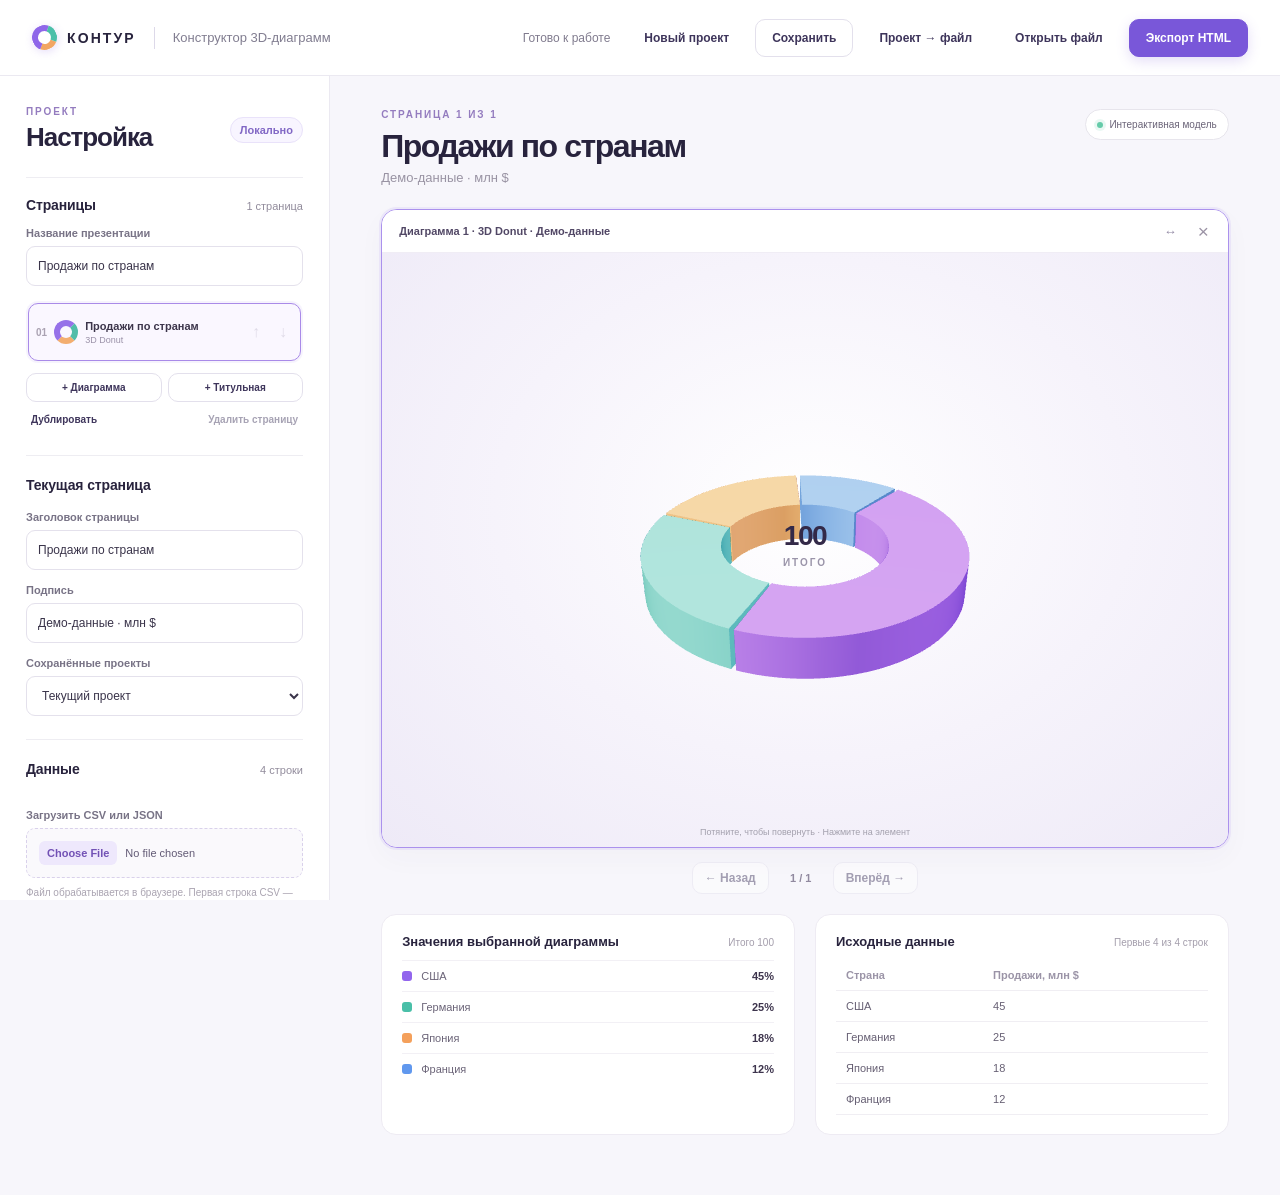
<file: index.html>
<!doctype html>
<html lang="ru">
<head>
  <meta charset="utf-8">
  <meta name="viewport" content="width=device-width, initial-scale=1">
  <title>Контур — конструктор 3D-диаграмм</title>
  <meta name="description" content="Контур — бесплатный конструктор интерактивных 3D-диаграмм из CSV и JSON. Работает в браузере, данные никуда не отправляются.">
  <link rel="icon" type="image/png" href="icons/icon32.png">
  <link rel="apple-touch-icon" href="icons/icon128.png">
  <script>if(!crypto.randomUUID){crypto.randomUUID=function(){return"10000000-1000-4000-8000-100000000000".replace(/[018]/g,function(c){return(c^crypto.getRandomValues(new Uint8Array(1))[0]&15>>c/4).toString(16)})}}</script>
  <link rel="stylesheet" href="styles.css">
</head>
<body class="editor-page">
  <div class="app-shell">
    <header class="topbar">
      <div class="brand"><span class="brand-ring" aria-hidden="true"></span><strong>КОНТУР</strong><span class="brand-separator"></span><span class="brand-context">Конструктор 3D-диаграмм</span></div>
      <div class="top-actions">
        <span class="save-state" id="save-state" role="status">Готово к работе</span>
        <button class="button subtle" id="new-project" type="button">Новый проект</button>
        <button class="button" id="save-project" type="button">Сохранить</button>
        <button class="button subtle" id="export-project" type="button" title="Скачать проект файлом .kontur.json">Проект → файл</button>
        <button class="button subtle" id="import-project" type="button" title="Открыть проект из файла .kontur.json">Открыть файл</button>
        <input id="import-project-file" type="file" accept=".json,application/json" hidden>
        <button class="button primary" id="export-html" type="button">Экспорт HTML</button>
      </div>
    </header>
    <main class="editor-layout">
      <aside class="settings" aria-label="Настройки презентации">
        <div class="settings-heading"><div><span class="overline">ПРОЕКТ</span><h1>Настройка</h1></div><span class="version-tag">Локально</span></div>
        <section class="settings-section pages-section" aria-labelledby="pages-section">
          <div class="section-heading"><h2 id="pages-section">Страницы</h2><span id="pages-count" class="small-meta">1 страница</span></div>
          <label class="field-label" for="presentation-name">Название презентации</label>
          <input id="presentation-name" class="field" type="text" maxlength="100" placeholder="Название проекта">
          <div id="page-list" class="page-list" aria-label="Страницы презентации"></div>
          <div class="page-add"><button id="add-chart-page" class="button" type="button">+ Диаграмма</button><button id="add-cover-page" class="button" type="button">+ Титульная</button></div>
          <div class="page-actions"><button id="duplicate-page" class="button subtle" type="button">Дублировать</button><button id="delete-page" class="button subtle" type="button">Удалить страницу</button></div>
        </section>
        <section class="settings-section" aria-labelledby="project-section">
          <h2 id="project-section">Текущая страница</h2>
          <label class="field-label" for="project-title">Заголовок страницы</label>
          <input id="project-title" class="field" type="text" maxlength="100" placeholder="Например, Продажи по странам">
          <label class="field-label" for="project-subtitle">Подпись</label>
          <input id="project-subtitle" class="field" type="text" maxlength="160" placeholder="Короткое пояснение">
          <div id="cover-text-field" hidden><label class="field-label" for="page-body">Основной текст</label><textarea id="page-body" class="field textarea-field" rows="5" maxlength="800" placeholder="Текст титульной страницы"></textarea></div>
          <label class="field-label" for="saved-projects">Сохранённые проекты</label>
          <select id="saved-projects" class="field"><option value="">Текущий проект</option></select>
        </section>
        <section id="data-settings" class="settings-section" aria-labelledby="data-section">
          <div class="section-heading"><h2 id="data-section">Данные</h2><span id="row-count" class="small-meta">Демо-данные</span></div>
          <label class="field-label" for="data-file">Загрузить CSV или JSON</label>
          <input id="data-file" class="file-field" type="file" accept=".csv,.json,text/csv,application/json">
          <p class="help">Файл обрабатывается в браузере. Первая строка CSV — названия столбцов.</p>
          <p id="data-target-hint" class="help data-target-hint" hidden>Данные относятся к выбранной диаграмме. Чтобы загрузить другие данные в другую диаграмму, кликните по её окну.</p>
          <button id="manual-mode" class="button manual-toggle" type="button" aria-pressed="false">Ввести данные вручную</button>
          <div id="manual-panel" class="manual-panel" hidden>
            <div class="manual-head"><strong>Категория</strong><strong>Значение</strong></div>
            <div id="manual-rows" class="manual-rows"></div>
            <div class="manual-actions"><button id="add-manual-row" class="button" type="button">+ Добавить строку</button><button id="clear-manual" class="button subtle" type="button">Очистить</button></div>
          </div>
          <div id="field-mapping">
            <label class="field-label" for="category-field">Категория</label>
            <select id="category-field" class="field"></select>
            <label class="field-label" for="value-field">Значение</label>
            <select id="value-field" class="field"></select>
          </div>
          <div id="data-message" class="message" role="status"></div>
        </section>
        <section id="chart-settings" class="settings-section" aria-labelledby="chart-section">
          <div class="section-heading"><h2 id="chart-section">Вид выбранной диаграммы</h2><span id="chart-count" class="small-meta">1 из 4</span></div>
          <div class="chart-options" role="group" aria-label="Вид диаграммы">
            <button type="button" class="chart-option" data-chart="donut" aria-pressed="true"><span class="chart-icon donut-icon" aria-hidden="true"></span><span><strong>3D Donut</strong><small>Доли и структура</small></span></button>
            <button type="button" class="chart-option" data-chart="bar" aria-pressed="false"><span class="chart-icon bar-icon" aria-hidden="true"><i></i><i></i><i></i></span><span><strong>3D Bar</strong><small>Сравнение значений</small></span></button>
            <button type="button" class="chart-option" data-chart="exploded" aria-pressed="false"><span class="chart-icon stack-icon" aria-hidden="true"><i></i><i></i><i></i></span><span><strong>Круговые слои</strong><small>Объёмная диаграмма с подписями</small></span></button>
            <button type="button" class="chart-option" data-chart="funnel" aria-pressed="false"><span class="chart-icon funnel-icon" aria-hidden="true"><i></i><i></i><i></i><i></i></span><span><strong>3D-воронка</strong><small>Этапы и их значения</small></span></button>
            <button type="button" class="chart-option" data-chart="spheres" aria-pressed="false"><span class="chart-icon spheres-icon" aria-hidden="true"><i></i><i></i><i></i></span><span><strong>3D-шары</strong><small>Размер прямо пропорционален значению</small></span></button>
            <button type="button" class="chart-option" data-chart="bubble" aria-pressed="false"><span class="chart-icon bubble-icon" aria-hidden="true"><i></i><i></i><i></i></span><span><strong>3D Bubble</strong><small>Связь трёх показателей</small></span></button>
          </div>
          <button id="add-chart-instance" class="button add-chart-instance" type="button">＋ Добавить диаграмму</button>
        </section>
        <section id="funnel-text-settings" class="settings-section" aria-labelledby="funnel-text-title" hidden>
          <div class="section-heading"><h2 id="funnel-text-title">Текст этапов</h2><span class="small-meta">Заголовок и пояснение</span></div>
          <div id="funnel-stage-texts" class="funnel-stage-texts"></div>
        </section>
        <section id="bubble-settings" class="settings-section" aria-labelledby="bubble-settings-title" hidden>
          <div class="section-heading"><h2 id="bubble-settings-title">Параметры 3D Bubble</h2><span id="bubble-row-count" class="small-meta"></span></div>
          <button id="bubble-sample" class="button" type="button">Загрузить пример 3D Bubble</button>
          <p class="help">X задаёт время или категорию, Y — положение по вертикали, Z — размер сферы. Цвет разделяет серии.</p>
          <label class="field-label" for="bubble-x-field">Ось X</label><select id="bubble-x-field" class="field"></select>
          <label class="field-label" for="bubble-y-field">Ось Y</label><select id="bubble-y-field" class="field"></select>
          <label class="field-label" for="bubble-size-field">Размер сферы (Z)</label><select id="bubble-size-field" class="field"></select>
          <label class="field-label" for="bubble-series-field">Серии / цвет</label><select id="bubble-series-field" class="field"></select>
          <label class="field-label" for="bubble-x-title">Подпись оси X</label><input id="bubble-x-title" class="field" type="text" maxlength="80">
          <label class="field-label" for="bubble-y-title">Подпись оси Y</label><input id="bubble-y-title" class="field" type="text" maxlength="80">
          <label class="field-label" for="bubble-y-max">Максимум оси Y</label><input id="bubble-y-max" class="field" type="number" min="0.01" step="any">
          <label class="field-label" for="bubble-ticks">Деления оси X</label><input id="bubble-ticks" class="field" type="number" min="2" max="24" step="1">
          <label class="field-label" for="bubble-height">Высота диаграммы</label><input id="bubble-height" class="field" type="number" min="260" max="900" step="10" placeholder="Авто">
          <label class="check-field"><input id="bubble-data-labels" type="checkbox"><span>Показывать значения возле сфер</span></label>
          <label class="check-field"><input id="bubble-gradient" type="checkbox"><span>Градиентная заливка сфер</span></label>
        </section>
        <section id="style-settings" class="settings-section" aria-labelledby="style-section">
          <h2 id="style-section">Оформление</h2>
          <label class="field-label" for="palette">Палитра</label>
          <select id="palette" class="field"><option value="iris">Ирис</option><option value="ocean">Океан</option><option value="sunset">Закат</option></select>
          <label class="field-label" for="animation">Анимация</label>
          <select id="animation" class="field"><option value="entrance">Появление</option><option value="spin">Плавное вращение</option><option value="none">Без анимации</option></select>
        </section>
      </aside>
      <section class="main-panel" aria-label="Предпросмотр">
        <div class="preview-top"><div><span class="overline" id="preview-kicker">СТРАНИЦА 1 ИЗ 1</span><h2 id="preview-title">Продажи по странам</h2><p id="preview-subtitle">Демо-данные · млн $</p></div><div class="preview-badge" id="preview-badge"><span class="live-dot"></span>Интерактивная модель</div></div>
        <div id="charts-board" class="charts-board" aria-label="Диаграммы на странице"></div>
        <div id="cover-preview" class="cover-preview" hidden><div class="cover-orbit" aria-hidden="true"></div><div class="cover-content"><span class="overline">ПРЕЗЕНТАЦИЯ</span><h2 id="cover-title"></h2><p id="cover-subtitle"></p><div id="cover-body"></div></div></div>
        <nav class="preview-nav" aria-label="Навигация по страницам"><button id="previous-page" class="button" type="button">← Назад</button><span id="page-position">1 / 1</span><button id="next-page" class="button" type="button">Вперёд →</button></nav>
        <div id="below-preview" class="below-preview"><div class="legend-panel"><div class="panel-heading"><h3>Значения выбранной диаграммы</h3><span id="total-label">Итого</span></div><div id="legend" class="legend"></div></div><div class="table-panel"><div class="panel-heading"><h3>Исходные данные</h3><span id="table-caption">Первые строки файла</span></div><div class="table-scroll"><table id="data-table"></table></div></div></div>
      </section>
    </main>
  </div>
  <script src="editor.js" defer></script>
</body>
</html>
</file>
<file: styles.css>
:root{font-family:Inter,ui-sans-serif,-apple-system,BlinkMacSystemFont,"Segoe UI",sans-serif;color:#28233d;background:#f7f6fb;font-synthesis:none}
*{box-sizing:border-box}body{margin:0}button,input,select{font:inherit}button{cursor:pointer}[hidden]{display:none!important}
.app-shell{min-height:100vh}.topbar{height:76px;background:#fff;border-bottom:1px solid #ebe9f1;display:flex;align-items:center;justify-content:space-between;padding:0 32px;gap:16px}.brand{display:flex;align-items:center;gap:10px;white-space:nowrap;letter-spacing:.15em;font-size:14px}.brand-ring{display:inline-block;width:25px;height:25px;border:6px solid #8f67e9;border-right-color:#4bbfa9;border-bottom-color:#f2a663;border-radius:50%;transform:rotate(-25deg);box-shadow:0 2px 8px #9571e43d}.brand-separator{height:22px;width:1px;background:#ddd9e9;margin:0 8px}.brand-context{font-size:13px;font-weight:500;letter-spacing:0;color:#817d90}.top-actions{display:flex;gap:9px;align-items:center}.button{background:#fff;border:1px solid #e3e0ec;color:#3e355b;border-radius:10px;padding:11px 16px;font-weight:700;font-size:12px;white-space:nowrap}.button:hover{border-color:#b9a7e8;background:#fbfaff}.button.primary{background:#7957d9;color:#fff;border-color:#7957d9;box-shadow:0 4px 13px #7957d933}.button.primary:hover{background:#6745c9}.button.subtle{border-color:transparent}.button:disabled{opacity:.45;cursor:not-allowed}.save-state{font-size:12px;color:#807b8e;margin-right:8px}.save-state.error,.message.error{color:#b1455c}.editor-layout{display:grid;grid-template-columns:330px minmax(0,1fr);min-height:calc(100vh - 76px)}.settings{background:#fff;border-right:1px solid #ebe9f1;padding:30px 26px 48px;overflow:auto;max-height:calc(100vh - 76px)}.settings-heading{display:flex;justify-content:space-between;align-items:center;margin-bottom:24px}.overline{display:block;color:#947cbf;font-size:10px;font-weight:800;letter-spacing:.19em}.settings-heading h1{font-size:26px;letter-spacing:-.04em;margin:5px 0 0}.version-tag{border:1px solid #e9e2fa;background:#f8f5ff;color:#8167c5;padding:6px 9px;border-radius:20px;font-size:11px;font-weight:700}.settings-section{border-top:1px solid #eeedf2;padding:21px 0 23px}.settings-section h2{margin:0 0 18px;font-size:14px;letter-spacing:-.01em}.section-heading{display:flex;justify-content:space-between;align-items:baseline}.small-meta{font-size:11px;color:#928c9c}.field-label{display:block;font-size:11px;color:#787386;font-weight:700;margin:14px 0 7px}.field{display:block;width:100%;height:40px;border:1px solid #e4e1ec;border-radius:9px;background:#fff;padding:0 11px;color:#3a344a;outline:none;font-size:12px}.field:focus{border-color:#9265ed;box-shadow:0 0 0 3px #9265ed1c}.file-field{display:block;width:100%;font-size:11px;color:#625a75;background:#faf9fc;border:1px dashed #d9d1eb;border-radius:9px;padding:12px}.file-field::file-selector-button{font:inherit;background:#eee8fc;color:#7251b5;border:0;border-radius:6px;padding:6px 8px;margin-right:8px;font-weight:700}.help{color:#aaa4b1;font-size:10px;line-height:1.5;margin:7px 0 13px}.message{font-size:11px;color:#67a28f;min-height:16px;margin-top:12px}.chart-options{display:grid;gap:9px}.chart-option{display:flex;align-items:center;gap:13px;width:100%;text-align:left;background:#fff;border:1px solid #e9e6ef;border-radius:10px;padding:12px}.chart-option[aria-pressed=true]{background:#f8f5ff;border-color:#ab91ed;box-shadow:0 0 0 2px #ab91ed18}.chart-option strong{display:block;font-size:12px}.chart-option small{display:block;color:#9690a1;font-size:10px;margin-top:3px}.chart-icon{width:36px;height:36px;flex:none;display:flex;align-items:flex-end;justify-content:center}.donut-icon{border:8px solid #9473e6;border-right-color:#4ec6b2;border-bottom-color:#f3a86f;border-radius:50%;transform:rotate(-25deg)}.bar-icon{gap:3px}.bar-icon i{width:8px;border-radius:3px 3px 0 0;background:#9671eb;box-shadow:2px -2px 0 #7354bd}.bar-icon i:nth-child(1){height:15px}.bar-icon i:nth-child(2){height:27px;background:#56bea9}.bar-icon i:nth-child(3){height:21px;background:#f1a568}.main-panel{padding:32px clamp(24px,4vw,62px) 60px;min-width:0;max-width:1600px;width:100%;margin:auto}.preview-top{display:flex;justify-content:space-between;align-items:start;gap:20px;margin:1px 0 24px}.preview-top h2{font-size:32px;line-height:1.1;letter-spacing:-.045em;margin:9px 0 6px}.preview-top p{margin:0;color:#9993a3;font-size:13px}.preview-badge{border:1px solid #e7e5ec;border-radius:20px;background:#fff;padding:9px 11px;color:#6b6478;font-size:10px;white-space:nowrap}.live-dot{display:inline-block;width:6px;height:6px;border-radius:50%;background:#65cba9;margin-right:6px;box-shadow:0 0 0 3px #65cba924}.scene-wrap{position:relative;height:min(53vw,510px);min-height:370px;background:radial-gradient(ellipse at 51% 43%,#fff 0%,#f6f3fb 52%,#eeeaf7 100%);border:1px solid #ece8f4;border-radius:20px;overflow:hidden;box-shadow:0 17px 45px #4435680b}.scene{width:100%;height:100%}.scene canvas{display:block}.scene-note{position:absolute;bottom:19px;left:50%;transform:translateX(-50%);font-size:10px;color:#a3a0ad;white-space:nowrap;pointer-events:none}.scene-loading{position:absolute;left:50%;top:50%;transform:translate(-50%,-50%);color:#8d86a2;font-size:13px;pointer-events:none}.center-total{position:absolute;left:50%;top:49%;transform:translate(-50%,-50%);display:flex;flex-direction:column;text-align:center;pointer-events:none;z-index:1}.center-total strong{font-size:clamp(22px,3vw,40px);letter-spacing:-.055em;line-height:1.1;color:#332948}.center-total small{font-size:10px;letter-spacing:.2em;font-weight:800;color:#9a94a9;margin-top:5px}.tooltip{position:absolute;z-index:2;background:#28233d;color:#fff;border-radius:8px;padding:9px 12px;font-size:12px;box-shadow:0 6px 20px #28233d38;pointer-events:none;max-width:220px}.below-preview{display:grid;grid-template-columns:1fr 1fr;gap:20px;margin-top:20px}.legend-panel,.table-panel{background:#fff;border:1px solid #eeebf3;border-radius:15px;padding:19px 20px;min-width:0}.panel-heading{display:flex;justify-content:space-between;align-items:baseline;gap:8px;margin-bottom:11px}.panel-heading h3{font-size:13px;margin:0}.panel-heading span{font-size:10px;color:#a49eac}.legend{display:grid;gap:0;max-height:220px;overflow:auto}.legend-row{display:flex;align-items:center;gap:9px;border-top:1px solid #f2f0f5;padding:9px 0;font-size:11px}.swatch{display:inline-block;width:10px;height:10px;border-radius:3px;flex:none}.legend-name{flex:1;overflow:hidden;text-overflow:ellipsis;white-space:nowrap;color:#6b6478}.legend-row strong{color:#3d344d}.table-scroll{overflow:auto;max-height:230px}table{width:100%;border-collapse:collapse;text-align:left;font-size:11px}th,td{padding:9px 10px;border-bottom:1px solid #f0eef3;white-space:nowrap}th{color:#9b94a7;font-weight:700}td{color:#665f73}
.viewer-page{background:#f7f6fb;min-height:100vh}.viewer-shell{max-width:1240px;margin:0 auto;padding:0 34px 60px}.viewer-header{height:76px;display:flex;align-items:center;justify-content:space-between;border-bottom:1px solid #e9e6f0}.viewer-header>span{font-size:11px;color:#9b95a6}.viewer-intro{text-align:center;padding:58px 0 30px}.viewer-intro h1{font-size:clamp(32px,5vw,64px);line-height:1.05;letter-spacing:-.055em;margin:12px 0}.viewer-intro p{color:#8f899a;font-size:15px}.viewer-stage{height:min(62vw,620px);min-height:420px;position:relative;background:radial-gradient(ellipse at 51% 43%,#fff 0%,#f6f3fb 52%,#eeeaf7 100%);border:1px solid #ece8f4;border-radius:24px;box-shadow:0 20px 60px #4435680b;overflow:hidden}.viewer-hint{position:absolute;left:50%;bottom:15px;transform:translateX(-50%);white-space:nowrap;color:#aaa3b3;font-size:11px;pointer-events:none}.viewer-legend{display:flex;flex-wrap:wrap;justify-content:center;gap:10px;margin-top:22px}.viewer-legend-item{display:flex;align-items:center;gap:8px;background:#fff;border:1px solid #ece9f1;border-radius:9px;padding:12px 14px;font-size:12px;color:#6e677b}.viewer-legend-item strong{margin-left:10px;color:#393149}.viewer-error{padding:16px;background:#fff0f2;color:#a83e55;border-radius:10px}
.manual-toggle{width:100%;margin:2px 0 10px;text-align:center;border-color:#d8c9f4;color:#7251b5;background:#f9f6ff}.manual-toggle[aria-pressed=true]{background:#eee8fc;border-color:#ab91ed}.manual-panel{border:1px solid #e9e3f2;background:#fcfaff;border-radius:10px;padding:10px;margin:2px 0 14px}.manual-head,.manual-row{display:grid;grid-template-columns:minmax(0,1fr) 78px 25px;gap:6px;align-items:center}.manual-head{margin:0 0 7px;padding:0 2px;color:#928a9e;font-size:10px}.manual-row{margin-bottom:7px}.manual-row .field{height:34px;padding:0 8px;min-width:0}.manual-remove{width:25px;height:30px;padding:0;border:0;background:transparent;color:#aaa0b4;font-size:20px;line-height:1;border-radius:6px}.manual-remove:hover{color:#b1455c;background:#fceff3}.manual-actions{display:flex;justify-content:space-between;gap:5px;margin-top:9px}.manual-actions .button{font-size:10px;padding:8px 9px}
@media(max-width:900px){.editor-layout{grid-template-columns:1fr}.settings{max-height:none;border-right:0;border-bottom:1px solid #ebe9f1;display:grid;grid-template-columns:repeat(2,minmax(0,1fr));column-gap:24px}.settings-heading{grid-column:1/-1}.main-panel{padding:28px}.scene-wrap{height:480px}.topbar{padding:0 18px}.brand-context,.brand-separator{display:none}.save-state{display:none}}
@media(max-width:620px){.topbar{height:auto;min-height:72px;flex-wrap:wrap;padding:14px}.top-actions{width:100%;overflow:auto}.button{padding:9px 11px}.settings{display:block;padding:22px}.main-panel{padding:22px 14px}.preview-badge{display:none}.preview-top h2{font-size:26px}.scene-wrap{height:380px;min-height:0}.below-preview{grid-template-columns:1fr}.viewer-shell{padding:0 14px 30px}.viewer-stage{min-height:380px}.viewer-intro{padding:38px 0 20px}.viewer-header>span{display:none}}
.pages-section{padding-top:19px}.pages-section .section-heading h2{margin-bottom:0}.page-list{display:grid;gap:7px;max-height:250px;overflow:auto;margin:15px 0 10px;padding:2px}.page-card{display:grid;grid-template-columns:minmax(0,1fr) 24px 24px;align-items:center;gap:3px;border:1px solid #e8e4ee;background:#fff;border-radius:10px;min-height:58px;padding:4px}.page-card.active{border-color:#a98ae8;background:#faf7ff;box-shadow:0 0 0 2px #a98ae81b}.page-card.drag-over{border-color:#7651d7;background:#f2ebff}.page-select{min-width:0;display:flex;align-items:center;gap:7px;text-align:left;background:transparent;border:0;padding:5px 3px;color:#3c354b}.page-number{color:#aaa2b2;font-size:10px;font-weight:800;flex:none}.page-type-icon{display:inline-block;width:24px;height:24px;flex:none}.page-type-icon.donut-type{border:6px solid #9671e9;border-right-color:#50bda9;border-bottom-color:#f3ae70;border-radius:50%}.page-type-icon.bar-type{background:linear-gradient(to top,#9671e9 0 75%,transparent 75%),linear-gradient(to top,#50bda9 0 95%,transparent 95%),linear-gradient(to top,#f3ae70 0 58%,transparent 58%);background-size:6px 24px;background-position:2px bottom,9px bottom,16px bottom;background-repeat:no-repeat}.page-type-icon.cover-type{border-radius:5px;background:linear-gradient(130deg,#9a75ed,#5cc7bb);box-shadow:inset 0 0 0 5px #ffffff55}.page-words{display:block;min-width:0}.page-words strong,.page-words small{display:block;overflow:hidden;white-space:nowrap;text-overflow:ellipsis}.page-words strong{font-size:11px}.page-words small{font-size:9px;color:#9a91a8;margin-top:3px}.page-move{border:0;background:transparent;color:#938aa5;width:22px;height:24px;padding:0;border-radius:5px}.page-move:hover:not(:disabled){background:#ece5fb;color:#6d4cba}.page-move:disabled{opacity:.25;cursor:default}.page-add{display:grid;grid-template-columns:1fr 1fr;gap:6px}.page-add .button{padding:8px 5px;font-size:10px}.page-actions{display:flex;justify-content:space-between;margin-top:5px}.page-actions .button{font-size:10px;padding:6px 4px}.textarea-field{height:auto;min-height:110px;padding:10px 11px;resize:vertical;line-height:1.5}.preview-nav{display:flex;align-items:center;justify-content:center;gap:14px;margin-top:14px}.preview-nav .button{padding:8px 12px}.preview-nav span{font-size:11px;color:#91899f;font-weight:700;min-width:36px;text-align:center}.cover-preview,.viewer-cover{position:relative;display:flex;align-items:center;overflow:hidden;background:radial-gradient(circle at 72% 30%,#fff 0%,#f2edfa 52%,#e9e2f6 100%);border:1px solid #ece5f5;border-radius:20px;isolation:isolate}.cover-preview{height:min(53vw,510px);min-height:370px;padding:clamp(30px,5vw,75px)}.cover-content,.viewer-cover-content{position:relative;z-index:1;max-width:620px}.cover-content h2,.viewer-cover-content h2{font-size:clamp(35px,5vw,76px);line-height:1.02;letter-spacing:-.06em;margin:14px 0 18px;overflow-wrap:anywhere}.cover-content p,.viewer-cover-content p{font-size:clamp(15px,1.7vw,22px);color:#706585;margin:0 0 18px}.cover-content div,.viewer-cover-content div{font-size:14px;color:#675e78;line-height:1.6;white-space:pre-line;max-width:520px}.cover-orbit{position:absolute;z-index:0;right:-80px;top:8%;width:58%;aspect-ratio:1;border-radius:50%;background:conic-gradient(from -45deg,#9870e9 0 36%,#53c1b2 36% 62%,#f2ad6e 62% 78%,#7198e7 78%);-webkit-mask:radial-gradient(circle,transparent 0 41%,#000 42%);mask:radial-gradient(circle,transparent 0 41%,#000 42%);transform:rotateX(58deg) rotate(-22deg);opacity:.45;filter:drop-shadow(0 30px 22px #6b54a630)}.viewer-cover{height:min(62vw,620px);min-height:420px;padding:clamp(40px,6vw,90px)}.viewer-cover .cover-orbit{right:-4%;width:58%;opacity:.43}.viewer-nav{display:flex;align-items:center;justify-content:center;gap:13px;margin:24px auto 12px}.viewer-nav span{min-width:54px;text-align:center;color:#80758f;font-size:12px;font-weight:700}.viewer-nav .button{font-size:12px}.viewer-progress{height:4px;max-width:300px;margin:0 auto;background:#e9e3f2;border-radius:10px;overflow:hidden}.viewer-progress>div{height:100%;width:0;background:#8663dc;border-radius:10px;transition:width .25s ease}.viewer-intro h1{overflow-wrap:anywhere}:fullscreen .viewer-shell{max-width:none;width:100%;height:100vh;padding:0 3vw 25px}:fullscreen .viewer-intro{padding:22px 0 10px}:fullscreen .viewer-intro h1{font-size:clamp(28px,4vw,54px)}:fullscreen .viewer-stage,:fullscreen .viewer-cover{height:calc(100vh - 255px);min-height:330px}
@media(max-width:900px){.pages-section{grid-column:1/-1}.page-list{grid-template-columns:repeat(2,minmax(0,1fr));max-height:220px}.cover-preview{height:480px}}
@media(max-width:620px){.page-list{grid-template-columns:1fr}.cover-preview{height:380px;min-height:0;padding:30px}.cover-orbit{right:-120px;width:80%}.viewer-cover{min-height:380px;padding:30px}.viewer-nav{flex-wrap:wrap;gap:8px}.viewer-nav .button{padding:8px 9px}.viewer-cover .cover-orbit{right:-30%;width:95%}}
.cover-content,.viewer-cover-content{max-width:min(62%,620px)}
@media(max-width:620px){.cover-content,.viewer-cover-content{max-width:100%}.cover-orbit{opacity:.23!important}}
.stack-icon{position:relative;align-items:center;justify-content:center;flex-direction:column;gap:3px}.stack-icon i{display:block;width:30px;height:8px;border-radius:50%;background:#956be7;box-shadow:0 2px 0 #6945b7}.stack-icon i:nth-child(2){width:34px;background:#ed69b7;box-shadow:0 2px 0 #a34287}.stack-icon i:nth-child(3){width:28px;background:#50bfae;box-shadow:0 2px 0 #318c82}.page-type-icon.stack-type{height:20px;border-radius:50%;background:linear-gradient(#956be7 0 29%,transparent 29% 36%,#ed69b7 36% 65%,transparent 65% 72%,#50bfae 72%);filter:drop-shadow(0 2px 0 #8c70b7)}
.funnel-icon{flex-direction:column;align-items:center;justify-content:center;gap:2px}.funnel-icon i{height:7px;width:31px;background:#2869bd;clip-path:polygon(0 0,100% 0,88% 100%,12% 100%)}.funnel-icon i:nth-child(2){width:25px;background:#174b91}.funnel-icon i:nth-child(3){width:19px;background:#f27643}.funnel-icon i:nth-child(4){width:13px;background:#f0d86a}.page-type-icon.funnel-type{height:23px;background:linear-gradient(to bottom,#276bc3 0 23%,#1a4d91 23% 47%,#ef7540 47% 71%,#f0d86a 71%);clip-path:polygon(0 0,100% 0,84% 100%,16% 100%);border-radius:2px}.funnel-stage-texts{display:grid;gap:10px}.funnel-stage-card{display:grid;gap:7px;border:1px solid #e9e3f2;border-radius:10px;background:#fcfbff;padding:10px}.funnel-stage-card>strong{font-size:11px;color:#6c54a5}.funnel-stage-card .field{font-size:11px}.funnel-stage-title{height:35px}.funnel-stage-description{min-height:56px;line-height:1.4}
.spheres-icon{position:relative;align-items:center;justify-content:center;gap:2px}.spheres-icon i{display:block;width:10px;height:10px;border-radius:50%;background:radial-gradient(circle at 32% 28%,#e8dfff,#9167e8 65%);box-shadow:0 3px 6px #563e9238}.spheres-icon i:nth-child(2){width:16px;height:16px;background:radial-gradient(circle at 32% 28%,#d9fff5,#45bda6 68%)}.spheres-icon i:nth-child(3){width:7px;height:7px;background:radial-gradient(circle at 32% 28%,#fff1dc,#efa061 68%)}.page-type-icon.spheres-type{border-radius:50%;background:radial-gradient(circle at 35% 32%,#eee6ff 0 18%,#9065e5 48%,transparent 52%),radial-gradient(circle at 75% 75%,#8de0d2 0 18%,#46bba5 48%,transparent 52%);background-size:17px 17px,13px 13px;background-position:0 0,11px 11px;background-repeat:no-repeat}
.bubble-icon{position:relative;align-items:center;justify-content:center}.bubble-icon i{position:absolute;display:block;border-radius:50%;background:radial-gradient(circle at 32% 28%,#e6f5ff,#658bdd 68%);box-shadow:0 3px 7px #425d9933}.bubble-icon i:nth-child(1){width:18px;height:18px;left:2px;bottom:3px}.bubble-icon i:nth-child(2){width:12px;height:12px;left:17px;top:1px;background:radial-gradient(circle at 32% 28%,#dffff5,#45bda6 68%)}.bubble-icon i:nth-child(3){width:8px;height:8px;right:0;bottom:2px;background:radial-gradient(circle at 32% 28%,#fff1dc,#efa061 68%)}
.check-field{display:flex;align-items:center;gap:9px;margin:14px 0 0;color:#625b70;font-size:11px;line-height:1.4}.check-field input{accent-color:#7957d9;width:15px;height:15px;margin:0;flex:none}.scene-wrap.bubble-chart{height:var(--bubble-height,350px);min-height:260px}
.page-type-icon.bubble-type{border-radius:50%;background:radial-gradient(circle at 34% 36%,#d9efff 0 21%,#658bdd 51%,transparent 55%),radial-gradient(circle at 72% 69%,#dffff5 0 21%,#45bda6 51%,transparent 55%);background-size:21px 21px,15px 15px;background-position:0 0,12px 12px;background-repeat:no-repeat}
.viewer-stage.bubble-chart{height:var(--bubble-height,350px);min-height:260px}
.add-chart-instance{width:100%;margin-top:12px;border-color:#d8c9f4;color:#7251b5;background:#f9f6ff}.add-chart-instance:hover:not(:disabled){background:#eee8fc;border-color:#ab91ed}.charts-board{display:grid;grid-template-columns:minmax(0,1fr);gap:16px}.charts-board.multi-chart{grid-template-columns:repeat(2,minmax(0,1fr))}.chart-card{min-width:0;border:1px solid #ece8f4;border-radius:16px;background:#fff;overflow:hidden;box-shadow:0 10px 28px #44356808}.chart-card.selected{border-color:#ab91ed;box-shadow:0 0 0 2px #ab91ed24,0 10px 28px #44356808}.chart-card-head{height:43px;display:flex;align-items:center;justify-content:space-between;gap:8px;padding:0 12px;border-bottom:1px solid #f0edf5;background:#fff}.chart-card-select{flex:1;min-width:0;text-align:left;border:0;background:transparent;color:#514765;padding:5px;font-size:11px}.chart-card-name{display:block;overflow:hidden;text-overflow:ellipsis;white-space:nowrap}.chart-card-remove{width:25px;height:25px;border:0;border-radius:7px;background:transparent;color:#9b93a5;font-size:19px;line-height:1}.chart-card-remove:hover{background:#fceff3;color:#b1455c}.chart-scene-wrap{height:360px;min-height:300px;border:0;border-radius:0;box-shadow:none;overflow:hidden}.charts-board.multi-chart .chart-scene-wrap{height:360px;min-height:280px}.chart-scene-wrap .center-total strong{font-size:clamp(18px,2.2vw,30px)}.chart-scene-wrap .scene-note{font-size:9px;bottom:10px}
@media(max-width:900px){.charts-board.multi-chart{grid-template-columns:1fr}.charts-board.multi-chart .chart-scene-wrap{height:420px}}
@media(max-width:620px){.charts-board.multi-chart .chart-scene-wrap,.chart-scene-wrap{height:350px;min-height:0}}
.chart-card-size{height:25px;min-width:25px;border:0;border-radius:6px;background:transparent;color:#938aa5;font-size:13px}.chart-card-size:hover{background:#eee8fc;color:#6d4cba}.chart-card.wide{grid-column:1/-1}.chart-card-head[draggable=true]{cursor:grab}.chart-card-head[draggable=true]:active{cursor:grabbing}
.viewer-stage.multi-chart-stage{height:auto;min-height:0;overflow:visible;padding:12px;background:transparent;box-shadow:none}.viewer-charts-board{display:grid;grid-template-columns:minmax(0,1fr);gap:18px}.viewer-charts-board.multi-chart{grid-template-columns:repeat(2,minmax(0,1fr))}.viewer-chart-card{min-width:0;overflow:hidden;border:1px solid #ece8f4;border-radius:18px;background:#fff;box-shadow:0 12px 32px #4435680a}.viewer-chart-title{margin:0;padding:14px 17px;font-size:14px;color:#554b68;border-bottom:1px solid #f0edf5}.viewer-chart-scene{height:460px;position:relative;overflow:hidden;background:radial-gradient(ellipse at 51% 43%,#fff 0%,#f6f3fb 52%,#eeeaf7 100%)}.viewer-charts-board.multi-chart .viewer-chart-scene{height:360px}.viewer-chart-legend{display:flex;flex-wrap:wrap;gap:9px;padding:12px}.viewer-chart-legend .viewer-legend-item{padding:8px 10px;margin:0;font-size:11px}.viewer-chart-scene .viewer-hint{position:absolute;left:50%;bottom:10px;transform:translateX(-50%);white-space:nowrap;color:#aaa3b3;font-size:10px;pointer-events:none}.viewer-stage.multi-chart-stage .viewer-chart-card{box-shadow:0 12px 32px #4435680a}
@media(max-width:800px){.viewer-charts-board.multi-chart{grid-template-columns:1fr}.viewer-charts-board.multi-chart .viewer-chart-scene{height:420px}}
@media(max-width:620px){.viewer-chart-scene,.viewer-charts-board.multi-chart .viewer-chart-scene{height:350px}}
.viewer-stage{height:auto;min-height:0;overflow:visible;padding:0;background:transparent;border:0;box-shadow:none}.viewer-chart-scene{height:480px}

.viewer-charts-board.multi-chart .viewer-chart-card.wide{grid-column:1/-1}

.scene-note.error{color:#b3261e;font-weight:600}
.data-target-hint{color:#5b4bb0}

/* ===== Просмотрщик: высота окон диаграмм и положение кнопок навигации ===== */
.viewer-shell{--scene-h:clamp(520px,64vh,820px);--scene-h-multi:clamp(460px,60vh,760px)}
.viewer-chart-scene{height:var(--scene-h)}
.viewer-charts-board.multi-chart .viewer-chart-scene{height:var(--scene-h-multi)}
@media(max-width:800px){.viewer-shell{--scene-h:460px;--scene-h-multi:440px}}
@media(max-width:620px){.viewer-shell{--scene-h:420px;--scene-h-multi:400px}}
/* Полный экран: окна занимают высоту экрана, а блок не растягивается, поэтому кнопки всегда сразу под окнами */
:fullscreen .viewer-shell{--scene-h:max(320px,calc(100vh - 450px));--scene-h-multi:max(320px,calc(100vh - 450px))}
:fullscreen .viewer-stage,:fullscreen .viewer-stage.multi-chart-stage{height:auto;min-height:0}

/* ===== Редактор: высота окон диаграмм ===== */
.main-panel{--ed-scene-h:clamp(520px,66vh,820px);--ed-scene-h-multi:clamp(460px,60vh,720px)}
.chart-scene-wrap{height:var(--ed-scene-h);min-height:0}
.chart-scene-wrap.bubble-chart{height:var(--bubble-height,var(--ed-scene-h));min-height:260px}
.charts-board.multi-chart .chart-scene-wrap{height:var(--ed-scene-h-multi);min-height:0}
@media(max-width:900px){.main-panel{--ed-scene-h:480px;--ed-scene-h-multi:440px}}
@media(max-width:620px){.main-panel{--ed-scene-h:420px;--ed-scene-h-multi:400px}}
</file>
